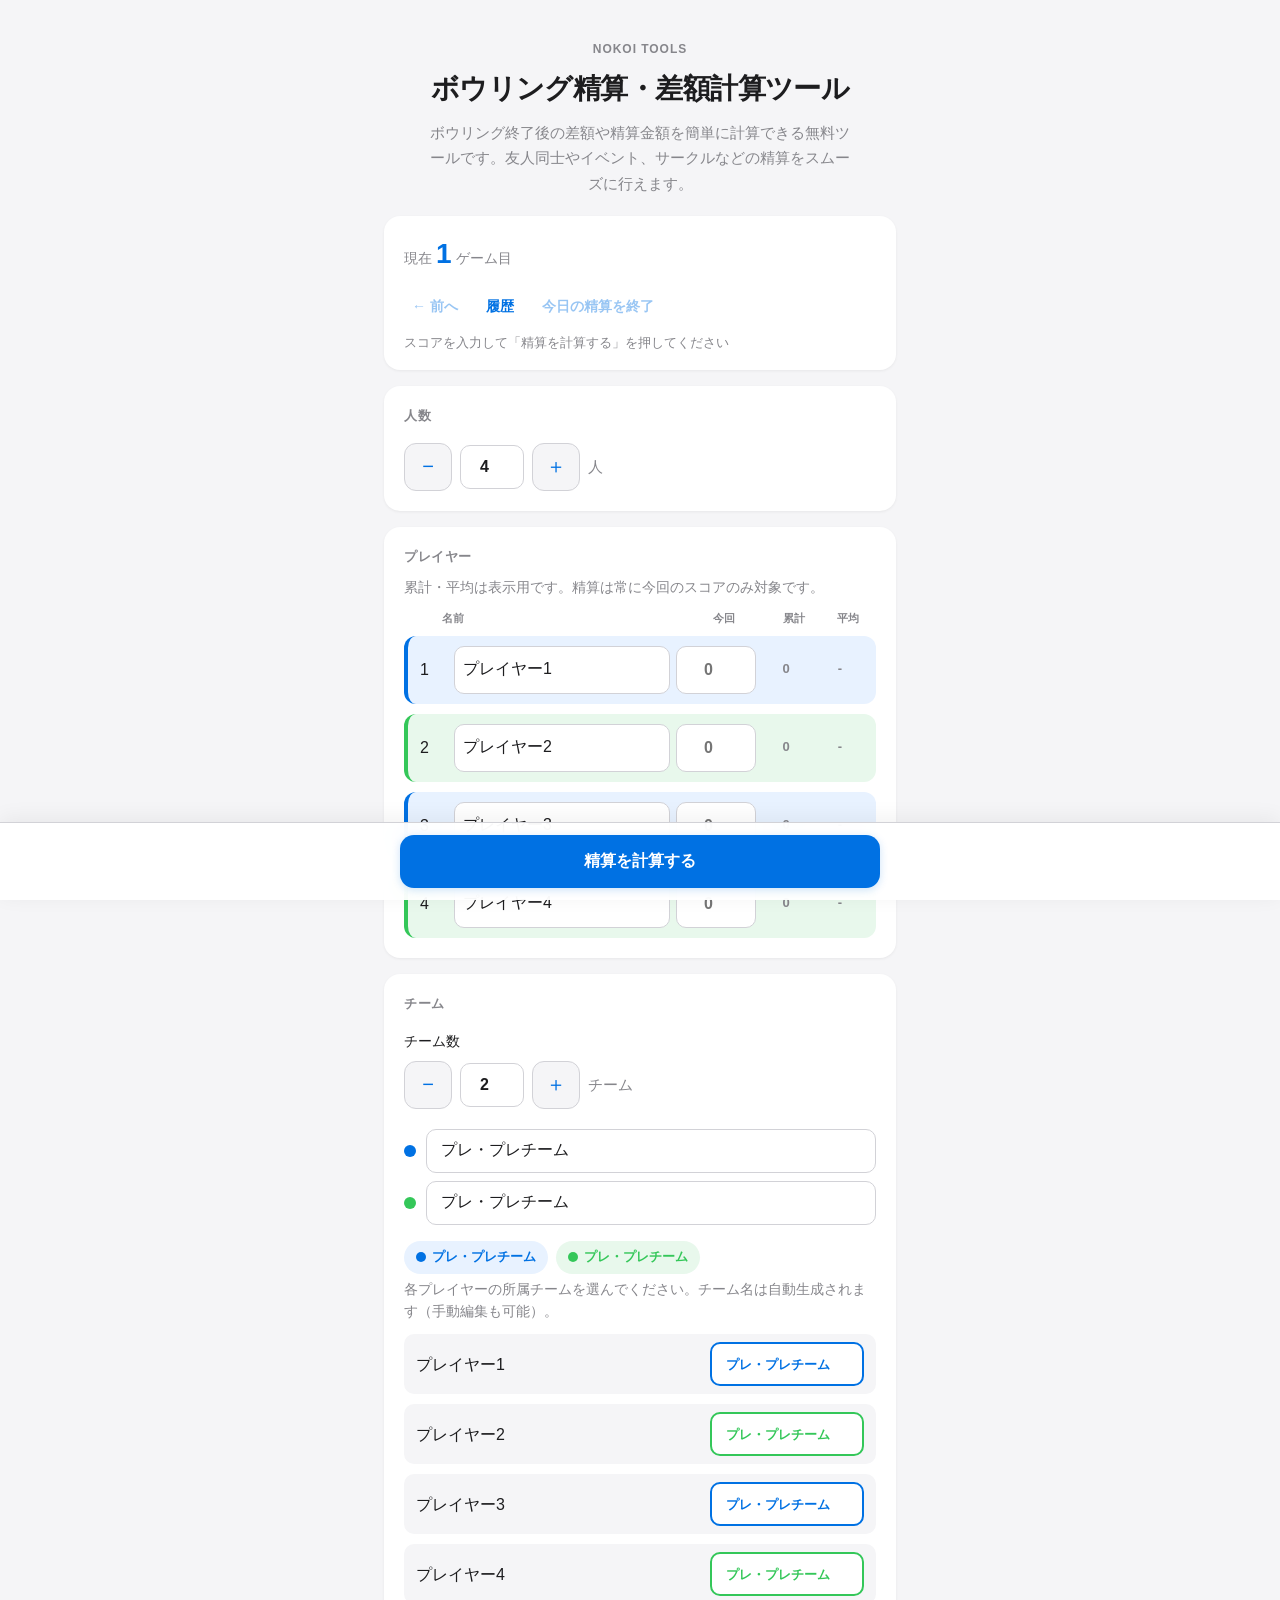
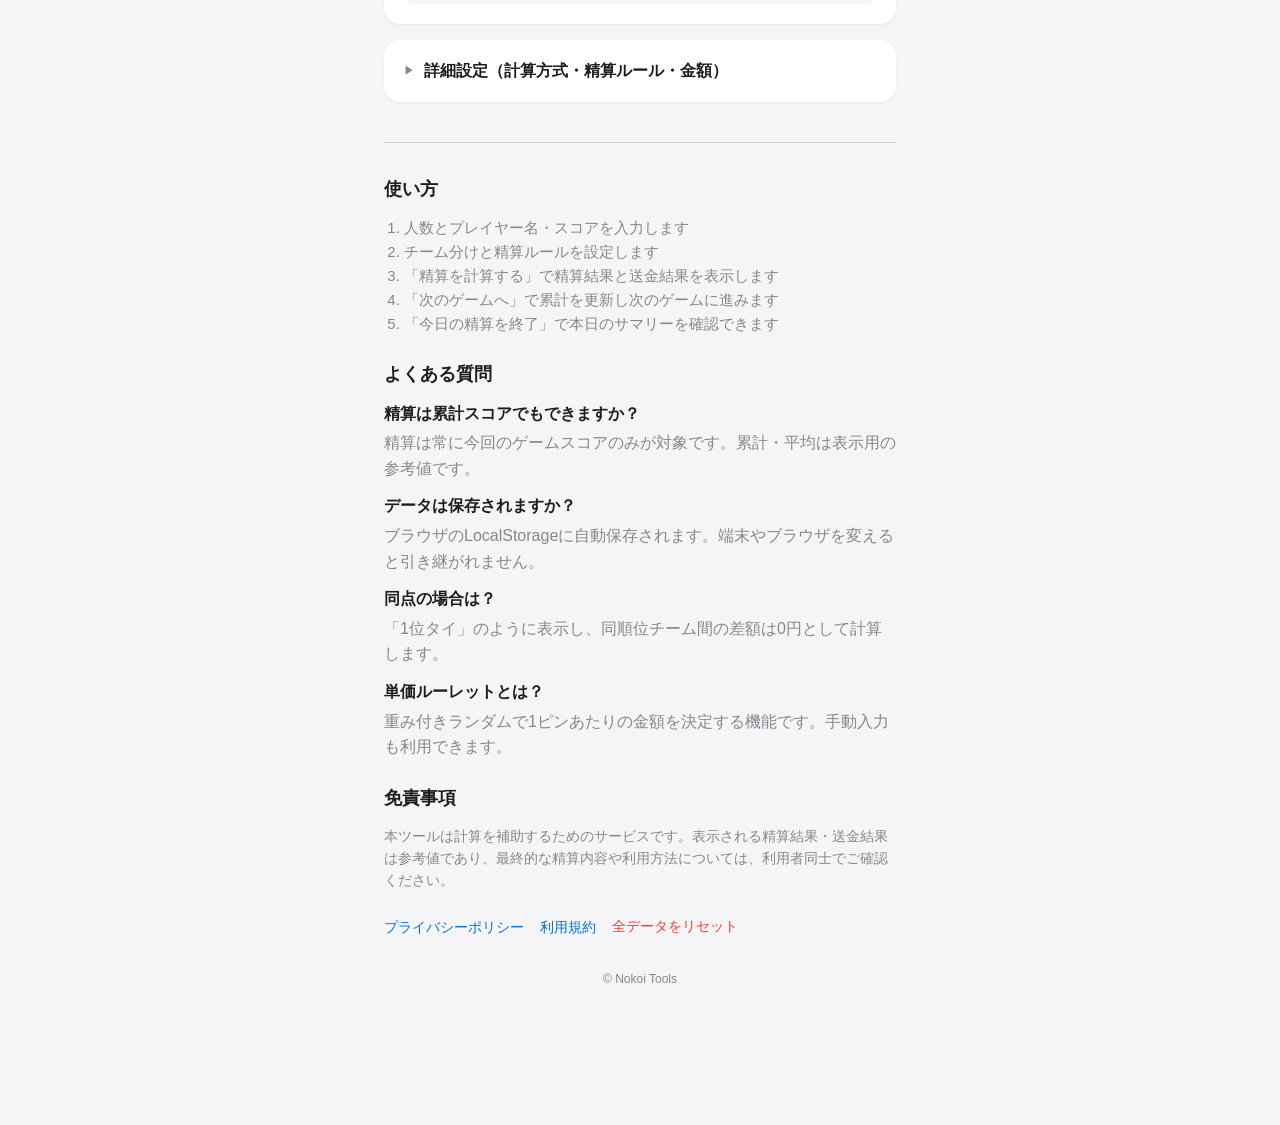
<file: index.html>
<!DOCTYPE html>
<html lang="ja">
<head>
  <meta charset="UTF-8">
  <meta name="viewport" content="width=device-width, initial-scale=1.0">
  <meta name="description" content="ボウリング後の差額や精算金額を簡単に計算できる無料ツール。人数変更、チーム戦、複数ゲーム、履歴保存にも対応。">
  <meta name="theme-color" content="#0071e3">
  <link rel="canonical" href="https://nokoi.tools/bowling/">
  <link rel="icon" href="assets/favicon.ico" type="image/x-icon">

  <meta property="og:type" content="website">
  <meta property="og:title" content="ボウリング精算・差額計算ツール｜Nokoi Tools">
  <meta property="og:description" content="ボウリング後の差額や精算金額を簡単に計算できる無料ツール。人数変更、チーム戦、複数ゲーム、履歴保存にも対応。">
  <meta property="og:url" content="https://nokoi.tools/bowling/">
  <meta property="og:image" content="https://nokoi.tools/assets/og-bowling.png">
  <meta property="og:site_name" content="Nokoi Tools">

  <meta name="twitter:card" content="summary_large_image">
  <meta name="twitter:title" content="ボウリング精算・差額計算ツール｜Nokoi Tools">
  <meta name="twitter:description" content="ボウリング後の差額や精算金額を簡単に計算できる無料ツール。人数変更、チーム戦、複数ゲーム、履歴保存にも対応。">
  <meta name="twitter:image" content="https://nokoi.tools/assets/og-bowling.png">

  <title>ボウリング精算・差額計算ツール｜Nokoi Tools</title>
  <link rel="stylesheet" href="style.css">

  <script type="application/ld+json">
  {
    "@context": "https://schema.org",
    "@type": "WebApplication",
    "name": "ボウリング精算・差額計算ツール",
    "applicationCategory": "FinanceApplication",
    "operatingSystem": "Web",
    "offers": { "@type": "Offer", "price": "0", "priceCurrency": "JPY" },
    "description": "ボウリング後の差額や精算金額を簡単に計算できる無料の精算支援ツール"
  }
  </script>
</head>
<body>
  <a href="#main" class="skip-link">メインコンテンツへ</a>

  <div class="container">
    <header class="header">
      <p class="site-name">Nokoi Tools</p>
      <h1 class="tool-title">ボウリング精算・差額計算ツール</h1>
      <p class="tool-intro">ボウリング終了後の差額や精算金額を簡単に計算できる無料ツールです。友人同士やイベント、サークルなどの精算をスムーズに行えます。</p>
    </header>

    <div class="game-bar" id="gameBar" role="status" aria-live="polite">
      <div class="game-badge">
        <span class="game-badge-label">現在</span>
        <span class="game-badge-number" id="currentGameDisplay">1</span>
        <span class="game-badge-unit">ゲーム目</span>
      </div>
      <div class="game-bar-actions">
        <button type="button" class="btn-text" id="prevGameBtn" aria-label="直前のゲームへ">← 前へ</button>
        <button type="button" class="btn-text" id="historyBtn" aria-label="ゲーム履歴">履歴</button>
        <button type="button" class="btn-text" id="endSessionBtn" aria-label="今日の精算を終了">今日の精算を終了</button>
      </div>
      <p class="game-hint" id="gameHint">スコアを入力して「精算を計算する」を押してください</p>
    </div>

    <div id="statusMessage" class="status-message" role="alert" aria-live="assertive" hidden></div>

    <main id="main">
      <section class="section section-essential" aria-labelledby="section-players-count">
        <h2 class="section-title" id="section-players-count">人数</h2>
        <div class="counter-field">
          <button type="button" class="counter-btn" id="playerCountDown" aria-label="人数を減らす">−</button>
          <input type="number" id="playerCount" class="input counter-input" value="4" min="2" max="20" inputmode="numeric" aria-label="参加人数">
          <button type="button" class="counter-btn" id="playerCountUp" aria-label="人数を増やす">＋</button>
          <span class="counter-unit">人</span>
        </div>
      </section>

      <section class="section section-essential" aria-labelledby="section-players">
        <h2 class="section-title" id="section-players">プレイヤー</h2>
        <p class="section-hint">累計・平均は表示用です。精算は常に今回のスコアのみ対象です。</p>
        <div class="player-list-header" aria-hidden="true">
          <span></span><span>名前</span><span>今回</span><span>累計</span><span>平均</span>
        </div>
        <div class="player-list" id="playerList"></div>
      </section>

      <section class="section section-essential" aria-labelledby="section-teams">
        <h2 class="section-title" id="section-teams">チーム</h2>
        <div class="field">
          <label class="field-label" for="teamCount">チーム数</label>
          <div class="counter-field counter-field-inline">
            <button type="button" class="counter-btn" id="teamCountDown" aria-label="チーム数を減らす">−</button>
            <input type="number" id="teamCount" class="input counter-input" value="2" min="2" inputmode="numeric" aria-label="チーム数">
            <button type="button" class="counter-btn" id="teamCountUp" aria-label="チーム数を増やす">＋</button>
            <span class="counter-unit">チーム</span>
          </div>
        </div>
        <div id="teamWarning" class="warning-banner" hidden role="alert"></div>
        <div class="team-names" id="teamNames"></div>
        <div class="team-legend" id="teamLegend" aria-label="チームカラー凡例"></div>
        <p class="section-hint">各プレイヤーの所属チームを選んでください。チーム名は自動生成されます（手動編集も可能）。</p>
        <div class="team-list" id="teamList"></div>
      </section>

      <details class="accordion section-accordion" id="detailsSettings">
        <summary class="accordion-summary">詳細設定（計算方式・精算ルール・金額）</summary>
        <div class="accordion-body">
          <section class="section-inner" aria-labelledby="section-calc">
            <h3 class="section-title" id="section-calc">計算方式</h3>
            <div class="radio-group">
              <label class="radio-label">
                <input type="radio" name="calcMethod" value="total" checked>
                <span>チーム合計点数差</span>
              </label>
              <label class="radio-label">
                <input type="radio" name="calcMethod" value="average">
                <span>チーム平均点差（合計 ÷ 人数）</span>
              </label>
            </div>
          </section>

          <section class="section-inner" id="settlementSection" aria-labelledby="section-settlement">
            <h3 class="section-title" id="section-settlement">精算ルール</h3>
            <div class="preset-group" id="presetGroup" role="group" aria-label="精算プリセット">
              <button type="button" class="preset-btn" data-preset="first-last">1位⇔最下位</button>
              <button type="button" class="preset-btn" data-preset="half-half">上位半分⇔下位半分</button>
              <button type="button" class="preset-btn" data-preset="sequential">順位順</button>
              <button type="button" class="preset-btn active" data-preset="custom">カスタム</button>
            </div>
            <div id="settlementCustom" class="settlement-custom">
              <p class="section-hint">下位 → 上位（同順位の場合はチームを指定）</p>
              <div class="settlement-list" id="settlementList"></div>
              <button type="button" class="btn-add" id="addSettlementPair">＋ ペアを追加</button>
            </div>
          </section>

          <section class="section-inner" aria-labelledby="section-price">
            <h3 class="section-title" id="section-price">金額設定</h3>
            <div class="field">
              <label class="field-label" for="pricePerPin">1ピンあたりの金額（精算単価・円）</label>
              <input type="number" id="pricePerPin" class="input input-large" value="100" min="1" inputmode="numeric">
            </div>
            <div class="field" id="remainderField">
              <span class="field-label" id="label-rounding">端数処理（送金最適化の前）</span>
              <div class="radio-group" role="radiogroup" aria-labelledby="label-rounding">
                <label class="radio-label">
                  <input type="radio" name="rounding" value="none" checked>
                  <span>なし</span>
                </label>
                <label class="radio-label">
                  <input type="radio" name="rounding" value="100">
                  <span>100円未満切り捨て</span>
                </label>
                <label class="radio-label">
                  <input type="radio" name="rounding" value="1000">
                  <span>1,000円未満切り捨て</span>
                </label>
              </div>
            </div>
            <div class="field">
              <span class="field-label" id="label-remainder">端数余りの調整</span>
              <div class="radio-group" role="radiogroup" aria-labelledby="label-remainder">
                <label class="radio-label">
                  <input type="radio" name="remainderAdjust" value="representative" checked>
                  <span>指定した代表者へ寄せる</span>
                </label>
                <label class="radio-label">
                  <input type="radio" name="remainderAdjust" value="winner">
                  <span>受取側へ均等配分</span>
                </label>
                <label class="radio-label">
                  <input type="radio" name="remainderAdjust" value="loser">
                  <span>支払側へ均等配分</span>
                </label>
                <label class="radio-label">
                  <input type="radio" name="remainderAdjust" value="none">
                  <span>端数を精算しない</span>
                </label>
              </div>
              <div class="field field-nested" id="representativeField">
                <label class="field-label" for="remainderRep">代表者（プレイヤー）</label>
                <select id="remainderRep" class="input select-input" aria-label="端数調整の代表者"></select>
              </div>
            </div>
          </section>

          <section class="section-inner" aria-labelledby="section-roulette">
            <h3 class="section-title" id="section-roulette">単価ルーレット</h3>
            <p class="section-hint">重み付きランダムで精算単価を決定できます。手動入力も引き続き利用可能です。</p>
            <div class="roulette-preset-tabs" id="roulettePresetTabs" role="tablist" aria-label="ルーレットプリセット"></div>
            <div class="field">
              <label class="field-label" for="roulettePresetName">プリセット名</label>
              <input type="text" id="roulettePresetName" class="input" maxlength="32" aria-label="プリセット名">
            </div>
            <div class="roulette-display-wrap">
              <p class="roulette-result-label">今回のレート</p>
              <div class="roulette-display" id="rouletteDisplay" aria-live="polite">1ピン＝100円</div>
              <button type="button" class="btn-secondary roulette-spin-btn" id="rouletteSpinBtn">ルーレットを回す</button>
            </div>
            <div class="roulette-options-header">
              <span>金額（円）</span>
              <span>重み</span>
              <span></span>
            </div>
            <div class="roulette-options-list" id="rouletteOptionsList"></div>
            <button type="button" class="btn-add" id="rouletteAddOption">＋ オプションを追加</button>
            <div class="roulette-probabilities" id="rouletteProbabilities" aria-label="出現確率"></div>
          </section>
        </div>
      </details>

      <section class="section result-section" id="resultSection" hidden aria-labelledby="section-result">
        <h2 class="section-title" id="section-result">精算結果</h2>
        <p class="result-scope-label" id="resultScopeLabel"></p>
        <div id="resultWarnings" class="warning-banner" hidden role="alert"></div>

        <div class="result-block">
          <h3 class="result-block-title">順位</h3>
          <div id="rankingTable"></div>
        </div>
        <div class="result-block">
          <h3 class="result-block-title">差額計算</h3>
          <div id="teamSummary"></div>
        </div>
        <div class="result-summary" id="settlementSummary"></div>
        <div class="result-block" id="balanceDisplay"></div>
        <div class="payment-block">
          <h3 class="payment-title">送金結果</h3>
          <p class="section-hint payment-hint">支払い内訳（誰が誰へいくら送金するか）</p>
          <ul class="payment-list" id="paymentList"></ul>
        </div>
        <div class="result-actions">
          <button type="button" class="btn-secondary" id="copyBtn">結果をコピー</button>
          <button type="button" class="btn-line" id="shareBtn">共有（LINE等）</button>
          <button type="button" class="btn-next-game" id="nextGameBtn">次のゲームへ</button>
          <button type="button" class="btn-text btn-danger" id="deleteCurrentGameBtn">現在のゲームを削除</button>
        </div>
        <p class="copy-feedback" id="copyFeedback" hidden role="status">結果をコピーしました</p>
      </section>
    </main>

    <dialog class="modal" id="historyModal" aria-labelledby="historyModalTitle">
      <div class="modal-content">
        <div class="modal-header">
          <h2 id="historyModalTitle">ゲーム履歴</h2>
          <button type="button" class="modal-close" id="historyModalClose" aria-label="閉じる">×</button>
        </div>
        <div class="modal-body" id="historyList"></div>
        <div class="modal-footer">
          <button type="button" class="btn-text btn-danger" id="resetHistoryBtn">すべての履歴をリセット</button>
        </div>
      </div>
    </dialog>

    <dialog class="modal" id="historyDetailModal" aria-labelledby="historyDetailTitle">
      <div class="modal-content">
        <div class="modal-header">
          <h2 id="historyDetailTitle">ゲーム詳細</h2>
          <button type="button" class="modal-close" id="historyDetailClose" aria-label="閉じる">×</button>
        </div>
        <div class="modal-body" id="historyDetailBody"></div>
      </div>
    </dialog>

    <dialog class="modal" id="sessionSummaryModal" aria-labelledby="sessionSummaryTitle">
      <div class="modal-content">
        <div class="modal-header">
          <h2 id="sessionSummaryTitle">今日の精算サマリー</h2>
          <button type="button" class="modal-close" id="sessionSummaryClose" aria-label="閉じる">×</button>
        </div>
        <div class="modal-body" id="sessionSummaryBody"></div>
      </div>
    </dialog>

    <dialog class="modal modal-compact" id="rateChoiceModal" aria-labelledby="rateChoiceTitle">
      <div class="modal-content">
        <div class="modal-header">
          <h2 id="rateChoiceTitle">次のゲームの単価</h2>
          <button type="button" class="modal-close" id="rateChoiceClose" aria-label="閉じる">×</button>
        </div>
        <div class="modal-body rate-choice-body">
          <p class="rate-choice-text">次のゲームの精算単価を選んでください。</p>
          <div class="rate-choice-actions">
            <button type="button" class="btn-secondary" id="rateChoiceReuse">前回の単価を使う（<span id="rateChoiceLastValue">100円</span>）</button>
            <button type="button" class="btn-primary" id="rateChoiceSpin">ルーレットで決める</button>
          </div>
        </div>
      </div>
    </dialog>

    <div class="fixed-bar" id="fixedBar">
      <button type="button" class="btn-primary btn-calculate-fixed" id="calculateBtn" aria-label="差額・精算を計算する">
        精算を計算する
      </button>
    </div>

    <aside class="info-section" aria-labelledby="info-heading">
      <h2 id="info-heading" class="info-heading">使い方</h2>
      <ol class="info-list">
        <li>人数とプレイヤー名・スコアを入力します</li>
        <li>チーム分けと精算ルールを設定します</li>
        <li>「精算を計算する」で精算結果と送金結果を表示します</li>
        <li>「次のゲームへ」で累計を更新し次のゲームに進みます</li>
        <li>「今日の精算を終了」で本日のサマリーを確認できます</li>
      </ol>

      <h2 class="info-heading">よくある質問</h2>
      <dl class="faq-list">
        <dt>精算は累計スコアでもできますか？</dt>
        <dd>精算は常に今回のゲームスコアのみが対象です。累計・平均は表示用の参考値です。</dd>
        <dt>データは保存されますか？</dt>
        <dd>ブラウザのLocalStorageに自動保存されます。端末やブラウザを変えると引き継がれません。</dd>
        <dt>同点の場合は？</dt>
        <dd>「1位タイ」のように表示し、同順位チーム間の差額は0円として計算します。</dd>
        <dt>単価ルーレットとは？</dt>
        <dd>重み付きランダムで1ピンあたりの金額を決定する機能です。手動入力も利用できます。</dd>
      </dl>

      <h2 class="info-heading">免責事項</h2>
      <p class="info-text">本ツールは計算を補助するためのサービスです。表示される精算結果・送金結果は参考値であり、最終的な精算内容や利用方法については、利用者同士でご確認ください。</p>

      <nav class="info-links" aria-label="関連リンク">
        <a href="privacy.html" class="info-link">プライバシーポリシー</a>
        <a href="terms.html" class="info-link">利用規約</a>
        <button type="button" class="info-link info-link-btn" id="resetAllBtn">全データをリセット</button>
      </nav>
    </aside>

    <div id="debugPanel" hidden></div>

    <footer class="footer">
      <p>&copy; Nokoi Tools</p>
    </footer>
  </div>

  <script src="storage.js"></script>
  <script src="calculate.js"></script>
  <script src="roulette.js"></script>
  <script src="history.js"></script>
  <script src="ui.js"></script>
  <script src="script.js"></script>
</body>
</html>
</file>
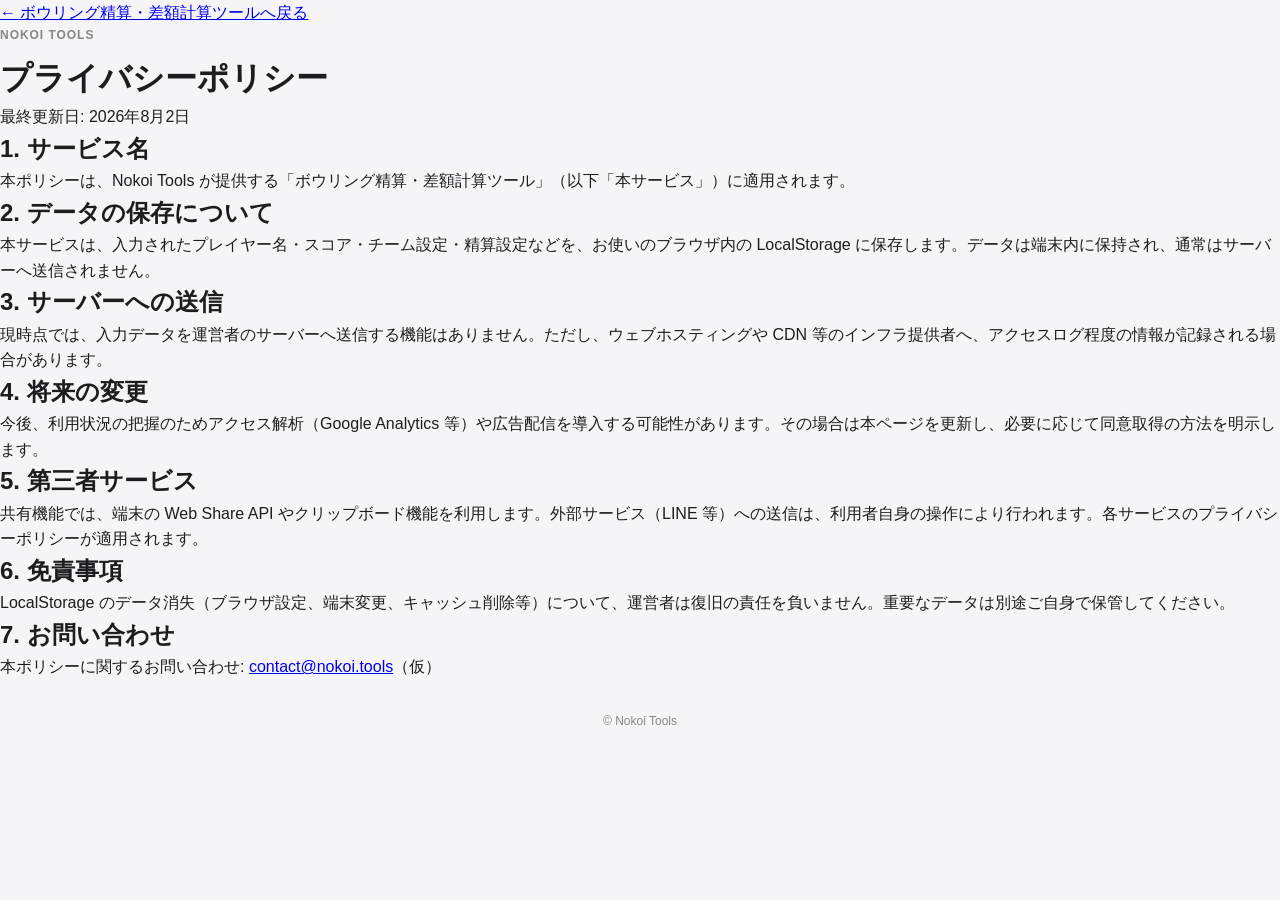
<file: privacy.html>
<!DOCTYPE html>
<html lang="ja">
<head>
  <meta charset="UTF-8">
  <meta name="viewport" content="width=device-width, initial-scale=1.0">
  <meta name="description" content="Nokoi Tools ボウリング精算・差額計算ツールのプライバシーポリシー">
  <meta name="theme-color" content="#0071e3">
  <title>プライバシーポリシー｜Nokoi Tools</title>
  <link rel="stylesheet" href="style.css">
  <link rel="icon" href="assets/favicon.ico" type="image/x-icon">
</head>
<body>
  <div class="legal-page">
    <a href="index.html" class="legal-back">← ボウリング精算・差額計算ツールへ戻る</a>

    <header class="legal-header">
      <p class="site-name">Nokoi Tools</p>
      <h1>プライバシーポリシー</h1>
      <p class="tool-desc">最終更新日: 2026年8月2日</p>
    </header>

    <section class="legal-section">
      <h2>1. サービス名</h2>
      <p>本ポリシーは、Nokoi Tools が提供する「ボウリング精算・差額計算ツール」（以下「本サービス」）に適用されます。</p>
    </section>

    <section class="legal-section">
      <h2>2. データの保存について</h2>
      <p>本サービスは、入力されたプレイヤー名・スコア・チーム設定・精算設定などを、お使いのブラウザ内の LocalStorage に保存します。データは端末内に保持され、通常はサーバーへ送信されません。</p>
    </section>

    <section class="legal-section">
      <h2>3. サーバーへの送信</h2>
      <p>現時点では、入力データを運営者のサーバーへ送信する機能はありません。ただし、ウェブホスティングや CDN 等のインフラ提供者へ、アクセスログ程度の情報が記録される場合があります。</p>
    </section>

    <section class="legal-section">
      <h2>4. 将来の変更</h2>
      <p>今後、利用状況の把握のためアクセス解析（Google Analytics 等）や広告配信を導入する可能性があります。その場合は本ページを更新し、必要に応じて同意取得の方法を明示します。</p>
    </section>

    <section class="legal-section">
      <h2>5. 第三者サービス</h2>
      <p>共有機能では、端末の Web Share API やクリップボード機能を利用します。外部サービス（LINE 等）への送信は、利用者自身の操作により行われます。各サービスのプライバシーポリシーが適用されます。</p>
    </section>

    <section class="legal-section">
      <h2>6. 免責事項</h2>
      <p>LocalStorage のデータ消失（ブラウザ設定、端末変更、キャッシュ削除等）について、運営者は復旧の責任を負いません。重要なデータは別途ご自身で保管してください。</p>
    </section>

    <section class="legal-section">
      <h2>7. お問い合わせ</h2>
      <p>本ポリシーに関するお問い合わせ: <a href="mailto:contact@nokoi.tools">contact@nokoi.tools</a>（仮）</p>
    </section>

    <footer class="footer">
      <p>&copy; Nokoi Tools</p>
    </footer>
  </div>
</body>
</html>
</file>
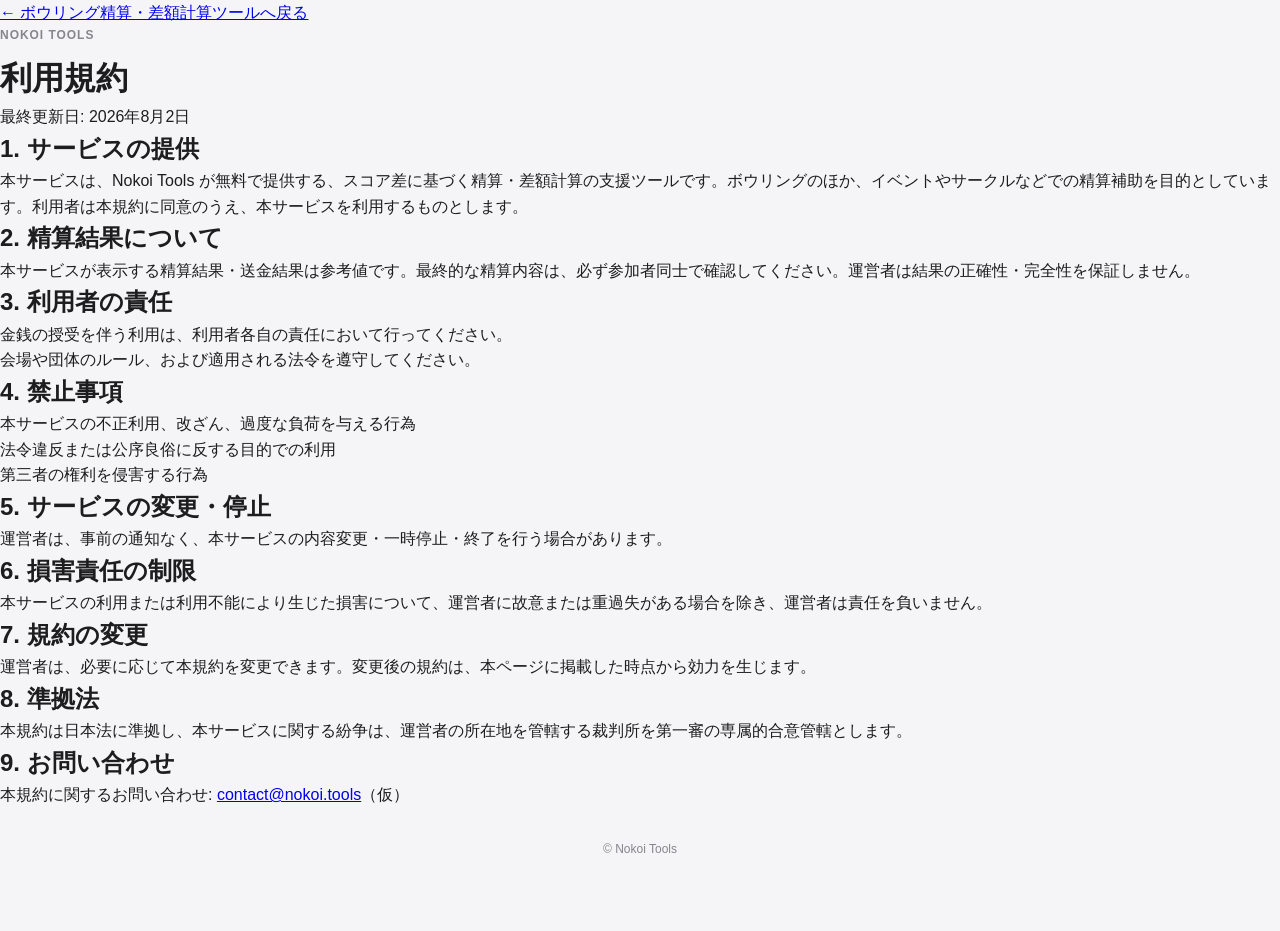
<file: terms.html>
<!DOCTYPE html>
<html lang="ja">
<head>
  <meta charset="UTF-8">
  <meta name="viewport" content="width=device-width, initial-scale=1.0">
  <meta name="description" content="Nokoi Tools ボウリング精算・差額計算ツールの利用規約">
  <meta name="theme-color" content="#0071e3">
  <title>利用規約｜Nokoi Tools</title>
  <link rel="stylesheet" href="style.css">
  <link rel="icon" href="assets/favicon.ico" type="image/x-icon">
</head>
<body>
  <div class="legal-page">
    <a href="index.html" class="legal-back">← ボウリング精算・差額計算ツールへ戻る</a>

    <header class="legal-header">
      <p class="site-name">Nokoi Tools</p>
      <h1>利用規約</h1>
      <p class="tool-desc">最終更新日: 2026年8月2日</p>
    </header>

    <section class="legal-section">
      <h2>1. サービスの提供</h2>
      <p>本サービスは、Nokoi Tools が無料で提供する、スコア差に基づく精算・差額計算の支援ツールです。ボウリングのほか、イベントやサークルなどでの精算補助を目的としています。利用者は本規約に同意のうえ、本サービスを利用するものとします。</p>
    </section>

    <section class="legal-section">
      <h2>2. 精算結果について</h2>
      <p>本サービスが表示する精算結果・送金結果は参考値です。最終的な精算内容は、必ず参加者同士で確認してください。運営者は結果の正確性・完全性を保証しません。</p>
    </section>

    <section class="legal-section">
      <h2>3. 利用者の責任</h2>
      <ul>
        <li>金銭の授受を伴う利用は、利用者各自の責任において行ってください。</li>
        <li>会場や団体のルール、および適用される法令を遵守してください。</li>
      </ul>
    </section>

    <section class="legal-section">
      <h2>4. 禁止事項</h2>
      <ul>
        <li>本サービスの不正利用、改ざん、過度な負荷を与える行為</li>
        <li>法令違反または公序良俗に反する目的での利用</li>
        <li>第三者の権利を侵害する行為</li>
      </ul>
    </section>

    <section class="legal-section">
      <h2>5. サービスの変更・停止</h2>
      <p>運営者は、事前の通知なく、本サービスの内容変更・一時停止・終了を行う場合があります。</p>
    </section>

    <section class="legal-section">
      <h2>6. 損害責任の制限</h2>
      <p>本サービスの利用または利用不能により生じた損害について、運営者に故意または重過失がある場合を除き、運営者は責任を負いません。</p>
    </section>

    <section class="legal-section">
      <h2>7. 規約の変更</h2>
      <p>運営者は、必要に応じて本規約を変更できます。変更後の規約は、本ページに掲載した時点から効力を生じます。</p>
    </section>

    <section class="legal-section">
      <h2>8. 準拠法</h2>
      <p>本規約は日本法に準拠し、本サービスに関する紛争は、運営者の所在地を管轄する裁判所を第一審の専属的合意管轄とします。</p>
    </section>

    <section class="legal-section">
      <h2>9. お問い合わせ</h2>
      <p>本規約に関するお問い合わせ: <a href="mailto:contact@nokoi.tools">contact@nokoi.tools</a>（仮）</p>
    </section>

    <footer class="footer">
      <p>&copy; Nokoi Tools</p>
    </footer>
  </div>
</body>
</html>
</file>
<file: style.css>
/* Nokoi Tools - Bowling Settlement v2.0 */
*,*::before,*::after{box-sizing:border-box;margin:0;padding:0}
:root{
  --bg:#f5f5f7;--surface:#fff;--text:#1d1d1f;--text-secondary:#86868b;
  --border:#d2d2d7;--accent:#0071e3;--accent-hover:#0077ed;--accent-active:#006edb;
  --accent-bg:#e8f2ff;--success:#34c759;--danger:#ff3b30;--danger-bg:#fff2f2;
  --warning-bg:#fff8e6;--warning-text:#996600;
  --shadow:0 1px 3px rgba(0,0,0,.06);
  --shadow-md:0 4px 16px rgba(0,0,0,.08);
  --shadow-btn:0 2px 8px rgba(0,113,227,.2);
  --radius:16px;--radius-sm:10px;--fixed-bar-h:72px;
  --gold:#b8860b;--gold-bg:#fff8e6;--silver:#666;--silver-bg:#f0f0f0;
  --bronze:#a0522d;--bronze-bg:#fdf0e8;--gray-rank:#86868b;--gray-rank-bg:#f5f5f7
}
html{font-size:16px;-webkit-text-size-adjust:100%}
body{font-family:-apple-system,BlinkMacSystemFont,"Hiragino Sans","Yu Gothic",Meiryo,sans-serif;background:var(--bg);color:var(--text);line-height:1.6;min-height:100vh;padding-bottom:var(--fixed-bar-h)}
.skip-link{position:absolute;left:-9999px;top:0;z-index:9999;padding:8px 16px;background:var(--accent);color:#fff}
.skip-link:focus{left:0}
.container{max-width:480px;margin:0 auto;padding:24px 20px 48px}
@media(min-width:768px){.container{max-width:560px;padding:40px 24px 64px}}
@media(min-width:1440px){.container{max-width:600px}}
.header{text-align:center;margin-bottom:20px}
.site-name{font-size:.75rem;font-weight:600;letter-spacing:.08em;text-transform:uppercase;color:var(--text-secondary);margin-bottom:8px}
.tool-title{font-size:1.75rem;font-weight:700;margin-bottom:6px;letter-spacing:-.02em}
.tool-intro{font-size:.9375rem;color:var(--text-secondary);line-height:1.7;margin-top:8px;text-align:center;max-width:420px;margin-left:auto;margin-right:auto}

/* Game bar */
.game-bar{background:var(--surface);border-radius:var(--radius);padding:16px 20px;margin-bottom:16px;box-shadow:var(--shadow)}
.game-badge{display:flex;align-items:baseline;gap:4px;margin-bottom:8px}
.game-badge-label,.game-badge-unit{font-size:.875rem;color:var(--text-secondary)}
.game-badge-number{font-size:1.75rem;font-weight:700;color:var(--accent)}
.game-bar-actions{display:flex;flex-wrap:wrap;gap:8px 12px;margin-bottom:4px}
.game-hint{font-size:.8125rem;color:var(--text-secondary)}

/* Status */
.status-message{padding:12px 16px;border-radius:var(--radius-sm);margin-bottom:16px;font-size:.875rem}
.status-message.is-error{background:var(--danger-bg);color:var(--danger)}
.status-message.is-success{background:#e8f8ec;color:var(--success)}
.warning-banner{padding:10px 14px;border-radius:var(--radius-sm);background:var(--warning-bg);color:var(--warning-text);font-size:.875rem;margin-bottom:12px}

/* Sections */
.section{background:var(--surface);border-radius:var(--radius);padding:20px;margin-bottom:16px;box-shadow:var(--shadow)}
.section-title{font-size:.8125rem;font-weight:600;text-transform:uppercase;letter-spacing:.04em;color:var(--text-secondary);margin-bottom:16px}
.section-hint{font-size:.875rem;color:var(--text-secondary);margin-bottom:12px;margin-top:-8px}
.section-inner{margin-bottom:24px}
.section-inner:last-child{margin-bottom:0}
.accordion{background:var(--surface);border-radius:var(--radius);margin-bottom:16px;box-shadow:var(--shadow);border:none}
.accordion-summary{padding:18px 20px;font-weight:600;cursor:pointer;list-style:none;min-height:44px;display:flex;align-items:center;transition:background .15s ease}
.accordion-summary:hover{background:var(--bg)}
.accordion-summary::-webkit-details-marker{display:none}
.accordion-summary::before{content:"▶";font-size:.625rem;margin-right:10px;color:var(--text-secondary);transition:transform .2s ease}
.accordion[open] .accordion-summary::before{transform:rotate(90deg);display:inline-block}
.accordion-body{padding:0 20px 20px}
.field-nested{margin-top:12px;padding-left:8px;border-left:2px solid var(--border)}

/* Counter */
.counter-field{display:flex;align-items:center;gap:8px}
.counter-btn{
  width:48px;height:48px;min-height:44px;border:1px solid var(--border);border-radius:12px;
  background:var(--bg);font-size:1.25rem;color:var(--accent);cursor:pointer;
  transition:background .15s ease,transform .1s ease,box-shadow .15s ease
}
.counter-btn:hover{background:var(--accent-bg);box-shadow:var(--shadow)}
.counter-btn:active{transform:scale(.96);background:var(--border)}
.counter-input{width:64px!important;text-align:center;font-weight:600;padding:12px 8px!important}
.counter-unit{font-size:.9375rem;color:var(--text-secondary)}

/* Inputs */
.input{width:100%;padding:12px 14px;font-size:1rem;border:1px solid var(--border);border-radius:var(--radius-sm);background:var(--surface);color:var(--text);min-height:44px;transition:border-color .15s ease,box-shadow .15s ease}
.input:focus{outline:none;border-color:var(--accent);box-shadow:0 0 0 3px rgba(0,113,227,.15)}
.input.input-error{border-color:var(--danger)}
.input-large{padding:14px 16px;font-size:1.0625rem;min-height:52px}
.field{margin-bottom:20px}
.field-label{display:block;font-size:.875rem;font-weight:500;margin-bottom:8px}

/* Player list */
.player-list-header{display:grid;grid-template-columns:28px 1fr minmax(72px,80px) 48px 48px;gap:6px;padding:0 4px 8px;font-size:.6875rem;font-weight:600;text-transform:uppercase;color:var(--text-secondary)}
.player-list-header span:nth-child(n+3){text-align:center}
.player-list{display:flex;flex-direction:column;gap:10px}
.player-row{display:grid;grid-template-columns:28px 1fr minmax(72px,80px) 48px 48px;gap:6px;align-items:center;padding:10px 12px;border-radius:12px;background:var(--bg);border-left:4px solid var(--border);transition:box-shadow .15s ease}
.player-row.has-team-color{background:var(--team-bg,var(--bg));border-left-color:var(--team-color,var(--border))}
.player-name,.player-score{padding:12px 8px;font-size:1rem;min-height:48px;background:var(--surface)}
.player-score{text-align:center;font-weight:600;font-variant-numeric:tabular-nums}
.player-cumulative,.player-average{text-align:center;font-size:.8125rem;font-weight:600;color:var(--text-secondary);font-variant-numeric:tabular-nums}

/* Teams */
.team-names{display:flex;flex-direction:column;gap:8px;margin-bottom:16px}
.team-name-row{display:flex;align-items:center;gap:10px}
.team-name-field{flex:1;display:flex;align-items:center;gap:8px;min-width:0}
.team-name-field .input{flex:1;min-width:0}
.team-name-reset{font-size:.75rem;white-space:nowrap;flex-shrink:0;padding:4px 0}
.team-name-dot{width:12px;height:12px;border-radius:50%;flex-shrink:0}
.team-name-input{flex:1}
.team-legend{display:flex;flex-wrap:wrap;gap:8px;margin-bottom:12px}
.team-chip{display:inline-flex;align-items:center;gap:6px;padding:6px 12px;border-radius:20px;font-size:.8125rem;font-weight:600;background:var(--team-bg);color:var(--team-color)}
.team-chip-dot{width:10px;height:10px;border-radius:50%;background:var(--team-color)}
.team-list{display:flex;flex-direction:column;gap:10px}
.team-row{display:flex;align-items:center;justify-content:space-between;gap:12px;padding:8px 12px;border-radius:var(--radius-sm);background:var(--bg)}
.team-row-name{flex:1;min-width:0;overflow:hidden;text-overflow:ellipsis;white-space:nowrap}
.team-select{min-width:110px;padding:12px 32px 12px 14px;font-weight:600;border:2px solid var(--border);border-radius:var(--radius-sm);background:var(--surface);min-height:44px;cursor:pointer;-webkit-appearance:none;appearance:none;transition:border-color .15s ease}
.team-select.has-team-color{border-color:var(--team-color);color:var(--team-color)}

/* Presets & settlement */
.preset-group{display:flex;flex-wrap:wrap;gap:8px;margin-bottom:16px}
.preset-btn{
  padding:10px 14px;border:1px solid var(--border);border-radius:20px;background:var(--surface);
  font-size:.8125rem;font-weight:600;cursor:pointer;min-height:44px;color:var(--text);
  transition:background .15s ease,transform .1s ease,box-shadow .15s ease,border-color .15s ease
}
.preset-btn:hover{background:var(--bg);box-shadow:var(--shadow)}
.preset-btn:active{transform:scale(.97)}
.preset-btn.active{background:var(--accent);border-color:var(--accent);color:#fff;box-shadow:var(--shadow-btn)}
.settlement-list{display:flex;flex-direction:column;gap:12px;margin-bottom:12px}
.settlement-pair{display:flex;flex-direction:column;gap:8px;padding:12px;background:var(--bg);border-radius:var(--radius-sm)}
.settlement-pair-row{display:flex;align-items:center;gap:8px;flex-wrap:wrap}
.settlement-select{flex:1;min-width:100px;padding:12px;border:1px solid var(--border);border-radius:var(--radius-sm);min-height:44px;background:var(--surface);color:var(--text)}
.btn-remove-pair{width:44px;height:44px;border:none;border-radius:var(--radius-sm);background:var(--danger-bg);color:var(--danger);cursor:pointer;align-self:flex-end;transition:transform .1s ease,opacity .15s ease}
.btn-remove-pair:hover{opacity:.85}
.btn-remove-pair:active{transform:scale(.94)}
.btn-add{
  width:100%;padding:12px;border:1px dashed var(--border);border-radius:var(--radius-sm);
  background:transparent;color:var(--accent);font-weight:600;cursor:pointer;min-height:44px;
  transition:background .15s ease,border-color .15s ease
}
.btn-add:hover{background:var(--accent-bg);border-color:var(--accent)}

/* Radio */
.radio-group{display:flex;flex-direction:column;gap:8px}
.radio-label,.checkbox-label{display:flex;align-items:center;gap:10px;font-size:.9375rem;cursor:pointer;padding:12px 14px;border-radius:var(--radius-sm);min-height:44px;transition:background .15s ease}
.radio-label:hover,.checkbox-label:hover{background:var(--bg)}
.radio-label input,.checkbox-label input{width:20px;height:20px;accent-color:var(--accent);flex-shrink:0}

/* Buttons */
.btn-primary,.btn-secondary,.btn-line,.btn-next-game{
  display:block;width:100%;padding:16px;font-size:1rem;font-weight:600;border:none;border-radius:14px;
  cursor:pointer;min-height:44px;transition:transform .1s ease,box-shadow .15s ease,background .15s ease,opacity .15s ease
}
.btn-primary{background:var(--accent);color:#fff;box-shadow:var(--shadow-btn)}
.btn-primary:hover{background:var(--accent-hover);box-shadow:0 4px 16px rgba(0,113,227,.28)}
.btn-primary:active{transform:scale(.98);background:var(--accent-active);box-shadow:0 1px 4px rgba(0,113,227,.2)}
.btn-primary:disabled{opacity:.6;cursor:not-allowed;transform:none;box-shadow:none}
.btn-secondary{background:var(--bg);color:var(--accent);border:1px solid var(--border)}
.btn-secondary:hover{background:var(--accent-bg);box-shadow:var(--shadow)}
.btn-secondary:active{transform:scale(.98)}
.btn-line{background:#06c755;color:#fff;box-shadow:0 2px 8px rgba(6,199,85,.25)}
.btn-line:hover{box-shadow:0 4px 14px rgba(6,199,85,.35)}
.btn-line:active{transform:scale(.98)}
.btn-next-game{background:var(--text);color:var(--bg);box-shadow:0 2px 8px rgba(0,0,0,.15)}
.btn-next-game:hover{box-shadow:0 4px 14px rgba(0,0,0,.22)}
.btn-next-game:active{transform:scale(.98)}
.btn-text{background:none;border:none;color:var(--accent);font-size:.875rem;font-weight:600;cursor:pointer;padding:8px;min-height:44px;transition:opacity .15s ease}
.btn-text:hover{opacity:.75}
.btn-text:active{opacity:.55}
.btn-text:disabled{opacity:.4;cursor:not-allowed}
.btn-danger{color:var(--danger)!important}

/* Fixed bar */
.fixed-bar{position:fixed;bottom:0;left:0;right:0;padding:12px 20px;background:rgba(255,255,255,.92);backdrop-filter:blur(12px);-webkit-backdrop-filter:blur(12px);border-top:1px solid var(--border);box-shadow:0 -4px 20px rgba(0,0,0,.06);z-index:100}
.fixed-bar .btn-primary{max-width:480px;margin:0 auto}

/* Results */
.result-actions{display:flex;flex-direction:column;gap:10px;margin-top:20px}
.result-section{animation:fadeIn .35s ease}
@keyframes fadeIn{from{opacity:0;transform:translateY(8px)}to{opacity:1;transform:translateY(0)}}
.result-scope-label{font-size:.875rem;color:var(--accent);font-weight:600;margin-bottom:16px;padding:10px 14px;background:var(--accent-bg);border-radius:var(--radius-sm);text-align:center}
.result-block{margin-bottom:20px}
.result-block-title{font-size:.8125rem;font-weight:600;text-transform:uppercase;color:var(--text-secondary);margin-bottom:10px}

/* Ranking cards */
.ranking-cards{display:flex;flex-direction:column;gap:10px}
.ranking-card{
  padding:16px 18px;border-radius:14px;border-left:4px solid var(--border);
  background:var(--bg);transition:box-shadow .15s ease
}
.ranking-card:hover{box-shadow:var(--shadow-md)}
.ranking-card.rank-gold{background:var(--gold-bg);border-left-color:var(--gold)}
.ranking-card.rank-silver{background:var(--silver-bg);border-left-color:var(--silver)}
.ranking-card.rank-bronze{background:var(--bronze-bg);border-left-color:var(--bronze)}
.ranking-card.rank-gray{background:var(--gray-rank-bg);border-left-color:var(--gray-rank)}
.ranking-card.has-team-color{background:var(--team-bg,var(--bg));border-left-color:var(--team-color,var(--border))}
.ranking-card-rank{font-size:.75rem;font-weight:700;text-transform:uppercase;letter-spacing:.04em;color:var(--text-secondary);margin-bottom:4px}
.ranking-card.rank-gold .ranking-card-rank{color:var(--gold)}
.ranking-card.rank-silver .ranking-card-rank{color:var(--silver)}
.ranking-card.rank-bronze .ranking-card-rank{color:var(--bronze)}
.ranking-card-name{font-size:1.0625rem;font-weight:700;margin-bottom:6px}
.ranking-card-formula{font-size:.9375rem;font-weight:600;font-variant-numeric:tabular-nums;margin-bottom:4px;color:var(--text)}
.ranking-card-meta{font-size:.8125rem;color:var(--text-secondary)}

/* Team summary & settlement */
.team-summary-item{padding:14px 16px;border-radius:12px;margin-bottom:8px;border-left:4px solid var(--border)}
.team-summary-item.has-team-color{background:var(--team-bg);border-left-color:var(--team-color)}
.team-summary-name{font-weight:600;margin-bottom:4px}
.team-summary-detail{color:var(--text-secondary);font-size:.875rem}
.result-row{display:flex;justify-content:space-between;padding:12px 0;border-bottom:1px solid var(--bg);gap:12px}
.result-row.highlight .result-label,.result-row.highlight .result-value{font-weight:600}
.result-label{font-size:.9375rem;color:var(--text-secondary)}
.result-value{font-size:1rem;font-weight:500;text-align:right;font-variant-numeric:tabular-nums}

/* Balance display */
.balance-list{display:flex;flex-direction:column;gap:8px}
.balance-row{
  display:grid;grid-template-columns:1fr auto auto;gap:8px;align-items:center;
  padding:12px 14px;background:var(--bg);border-radius:12px;font-size:.875rem
}
.balance-name{font-weight:600}
.balance-game,.balance-cum{font-variant-numeric:tabular-nums;font-weight:600;text-align:right}
.balance-game.positive,.balance-cum.positive{color:var(--success)}
.balance-game.negative,.balance-cum.negative{color:var(--danger)}

/* Payments */
.payment-list{list-style:none;display:flex;flex-direction:column;gap:10px}
.payment-item{display:flex;flex-direction:column;gap:4px;padding:16px 18px;background:var(--bg);border-radius:14px}
.payment-route{font-size:1.0625rem}
.payment-amount{font-size:1.375rem;font-weight:700;color:var(--accent);font-variant-numeric:tabular-nums}
.copy-feedback{text-align:center;font-size:.875rem;color:var(--success);margin-top:10px}

/* Roulette */
.roulette-preset-tabs{display:flex;gap:8px;margin-bottom:16px;flex-wrap:wrap}
.roulette-preset-tab{
  padding:8px 16px;border:1px solid var(--border);border-radius:20px;background:var(--surface);
  font-size:.8125rem;font-weight:600;cursor:pointer;transition:background .15s ease,transform .1s ease,box-shadow .15s ease
}
.roulette-preset-tab:hover{background:var(--bg)}
.roulette-preset-tab:active{transform:scale(.97)}
.roulette-preset-tab.active{background:var(--accent);border-color:var(--accent);color:#fff;box-shadow:var(--shadow-btn)}
.roulette-display-wrap{display:flex;flex-direction:column;align-items:center;gap:12px;margin-bottom:20px;padding:20px;background:var(--bg);border-radius:var(--radius-sm)}
.roulette-result-label{font-size:.8125rem;font-weight:600;color:var(--text-secondary);text-transform:uppercase;letter-spacing:.04em;margin:0}
.roulette-display{font-size:2rem;font-weight:700;color:var(--accent);font-variant-numeric:tabular-nums;min-height:2.5rem;transition:transform .1s ease,color .2s ease}
.roulette-display.roulette-spinning{animation:roulettePulse .08s ease infinite alternate}
.roulette-display.roulette-result-flash{color:var(--success);transform:scale(1.05)}
@keyframes roulettePulse{from{opacity:.6;transform:scale(.98)}to{opacity:1;transform:scale(1.02)}}
@media(prefers-reduced-motion:reduce){
  .roulette-display.roulette-spinning{animation:none;opacity:.7}
  .roulette-display.roulette-result-flash{transform:none}
}
.roulette-spin-btn{max-width:240px}
.roulette-options-header{display:grid;grid-template-columns:1fr 80px 44px;gap:8px;padding:0 4px 8px;font-size:.6875rem;font-weight:600;text-transform:uppercase;color:var(--text-secondary)}
.roulette-option-row{display:grid;grid-template-columns:1fr 80px 44px;gap:8px;align-items:center;margin-bottom:8px}
.roulette-amount-input,.roulette-weight-input{padding:10px;text-align:center;font-weight:600}
.roulette-probabilities{margin-top:16px;display:flex;flex-direction:column;gap:6px}
.roulette-prob-row{display:grid;grid-template-columns:64px 1fr 48px;gap:8px;align-items:center;font-size:.8125rem}
.roulette-prob-amount{font-weight:600;font-variant-numeric:tabular-nums}
.roulette-prob-bar-wrap{height:8px;background:var(--border);border-radius:4px;overflow:hidden}
.roulette-prob-bar{height:100%;background:var(--accent);border-radius:4px;transition:width .3s ease}
.roulette-prob-pct{text-align:right;color:var(--text-secondary);font-variant-numeric:tabular-nums}

/* Modals */
.modal{border:none;border-radius:var(--radius);padding:0;max-width:calc(100% - 32px);width:440px;background:var(--surface);color:var(--text);box-shadow:var(--shadow-md)}
.modal::backdrop{background:rgba(0,0,0,.4)}
.modal-compact{width:380px}
.modal-header{display:flex;justify-content:space-between;align-items:center;padding:16px 20px;border-bottom:1px solid var(--bg)}
.modal-close{width:44px;height:44px;border:none;background:var(--bg);border-radius:50%;cursor:pointer;font-size:1.25rem;transition:background .15s ease,transform .1s ease}
.modal-close:hover{background:var(--border)}
.modal-close:active{transform:scale(.94)}
.modal-body{padding:16px 20px;overflow-y:auto;max-height:60vh}
.modal-footer{padding:12px 20px;border-top:1px solid var(--bg)}

/* History */
.history-empty{color:var(--text-secondary);font-size:.875rem;text-align:center;padding:20px}
.history-item{padding:14px;border-radius:var(--radius-sm);background:var(--bg);margin-bottom:8px;cursor:pointer;border:none;width:100%;text-align:left;color:var(--text);transition:box-shadow .15s ease,transform .1s ease}
.history-item:hover{box-shadow:var(--shadow);transform:translateY(-1px)}
.history-item:active{transform:scale(.99)}
.history-item-title{font-weight:600;margin-bottom:2px}
.history-item-rate{font-size:.8125rem;font-weight:600;color:var(--text-secondary);margin-bottom:4px;font-variant-numeric:tabular-nums}
.history-item-winner{font-size:.875rem;color:var(--accent);margin-bottom:4px}
.history-item-meta{font-size:.8125rem;color:var(--text-secondary)}
.history-detail-info p{margin-bottom:8px;font-size:.875rem}
.history-detail-text{white-space:pre-wrap;font-size:.8125rem;background:var(--bg);padding:12px;border-radius:var(--radius-sm);margin-top:12px;font-family:inherit;line-height:1.6}

/* Session summary */
.session-summary-header{text-align:center;padding:16px;background:var(--accent-bg);border-radius:var(--radius-sm);margin-bottom:20px}
.session-summary-date{font-size:.875rem;color:var(--text-secondary)}
.session-summary-games{font-size:1.5rem;font-weight:700;margin:4px 0}
.session-summary-total{font-size:1rem;font-weight:600;color:var(--accent)}
.session-summary-section{margin-bottom:20px}
.session-summary-title{font-size:.8125rem;font-weight:600;text-transform:uppercase;color:var(--text-secondary);margin-bottom:10px}
.session-summary-row{
  display:flex;flex-direction:column;gap:2px;padding:12px 14px;background:var(--bg);
  border-radius:12px;margin-bottom:8px;border-left:3px solid var(--border)
}
.session-summary-row.has-team-color{background:var(--team-bg);border-left-color:var(--team-color)}
.session-summary-name{font-weight:600}
.session-summary-value{font-size:.875rem;color:var(--text-secondary)}
.session-summary-balance{font-size:.875rem;font-weight:600;margin-top:2px}

/* Rate choice modal */
.rate-choice-body{text-align:center}
.rate-choice-text{margin-bottom:20px;color:var(--text-secondary)}
.rate-choice-actions{display:flex;flex-direction:column;gap:10px}

/* Info & footer */
.info-section{margin-top:40px;padding-top:32px;border-top:1px solid var(--border)}
.info-heading{font-size:1.125rem;font-weight:700;margin:24px 0 12px}
.info-heading:first-child{margin-top:0}
.info-list{padding-left:20px;font-size:.9375rem;color:var(--text-secondary)}
.faq-list dt{font-weight:600;margin-top:12px}
.faq-list dd{color:var(--text-secondary);margin:4px 0 0}
.info-text{font-size:.875rem;color:var(--text-secondary)}
.info-links{display:flex;flex-wrap:wrap;gap:16px;margin-top:24px}
.info-link{font-size:.875rem;color:var(--accent);text-decoration:none}
.info-link-btn{background:none;border:none;cursor:pointer;font-family:inherit;color:var(--danger)}
.footer{text-align:center;margin-top:32px;font-size:.75rem;color:var(--text-secondary)}

/* Debug panel */
.debug-panel{margin-top:24px;border:2px dashed var(--border)}
.debug-panel-title{font-size:1rem;font-weight:700;margin-bottom:12px}
.debug-presets{display:flex;flex-wrap:wrap;gap:8px;margin-bottom:16px}
.debug-preset-btn{padding:8px 12px;border:1px solid var(--border);border-radius:8px;background:var(--bg);font-size:.8125rem;cursor:pointer;transition:background .15s ease}
.debug-preset-btn:hover{background:var(--accent-bg)}
.debug-checklist{list-style:none;display:flex;flex-direction:column;gap:8px}
.debug-checklist label{display:flex;align-items:center;gap:8px;font-size:.875rem;cursor:pointer}
</file>
